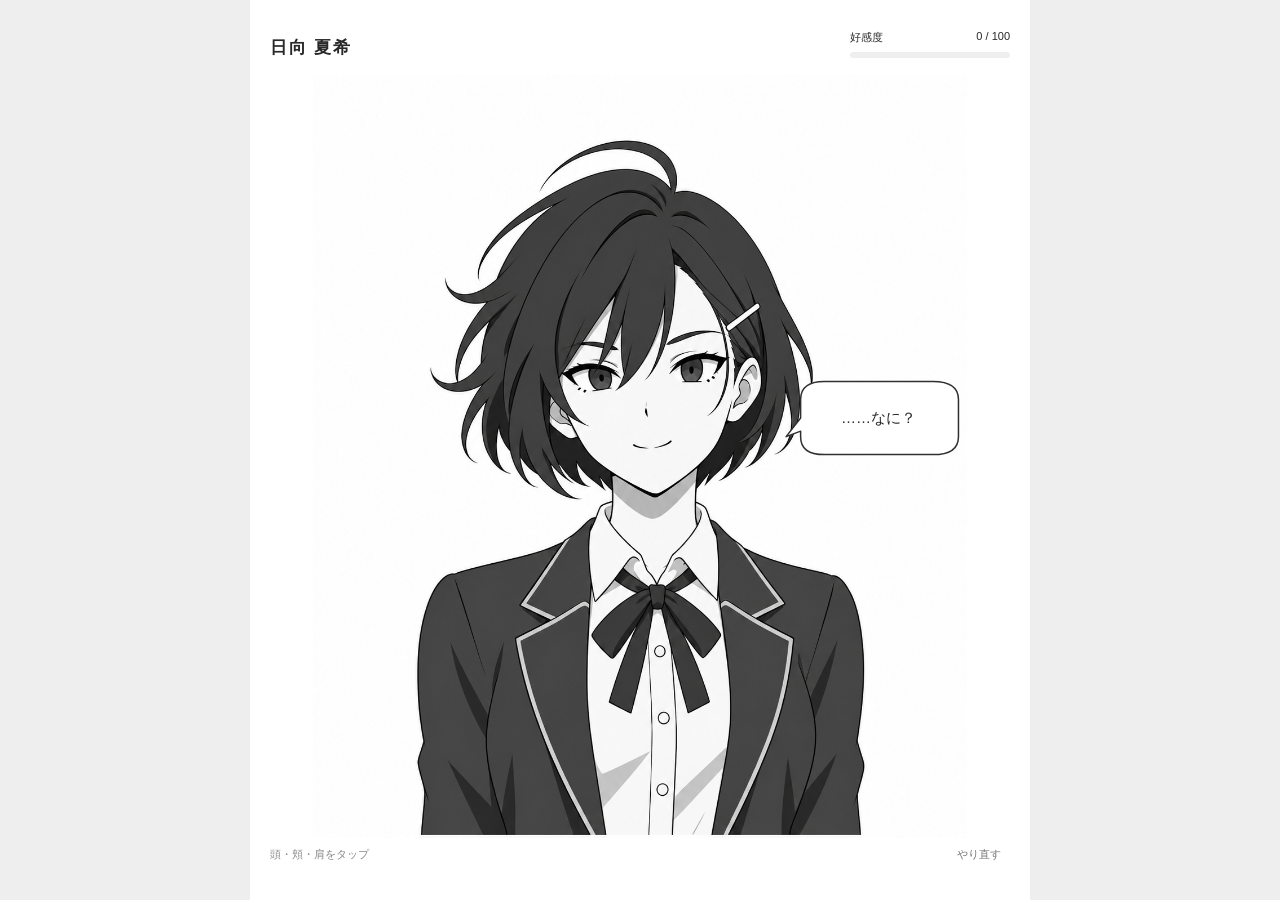
<file: index.html>
<!doctype html>
<html lang="ja"><head><meta charset="utf-8"><meta name="viewport" content="width=device-width,initial-scale=1,viewport-fit=cover"><meta name="theme-color" content="#ffffff"><title>夏希と放課後</title><link rel="stylesheet" href="style.css?v=9"></head>
<body><main class="game"><header><h1>日向 夏希</h1><div class="affection"><div class="meter-label"><span>好感度</span><span id="score">0 / 100</span></div><progress id="meter" max="100" value="0" aria-label="夏希の好感度"></progress><span id="relationship">まだ知り合い</span></div></header>
<section class="scene" aria-label="夏希"><div class="stage"><img id="portrait" src="assets/natsuki/illustration-v2.png" alt="夏希の立ち絵" fetchpriority="high"><img id="hand" src="assets/natsuki/hand-flat.png" alt="" aria-hidden="true" hidden><button id="head" data-part="head" data-side="right" aria-label="夏希の頭をそっと撫でる" title="頭を撫でる"></button><button id="cheek-right" class="touch-zone cheek-right" data-part="cheek" data-side="right" aria-label="画面右側の頬をつつく" title="頬をつつく"></button><button id="cheek-left" class="touch-zone cheek-left" data-part="cheek" data-side="left" aria-label="画面左側の頬をつつく" title="頬をつつく"></button><button id="shoulder-right" class="touch-zone shoulder-right" data-part="shoulder" data-side="right" aria-label="画面右側の肩を軽く叩く" title="肩を軽く叩く"></button><button id="shoulder-left" class="touch-zone shoulder-left" data-part="shoulder" data-side="left" aria-label="画面左側の肩を軽く叩く" title="肩を軽く叩く"></button><div id="bubble" class="bubble" role="status" aria-live="polite"><svg class="bubble-shape" viewBox="0 0 180 110" preserveAspectRatio="none" aria-hidden="true"><path d="M30 2H150Q178 2 178 28V82Q178 108 150 108H30Q4 108 4 82V74L-12 82L4 55V28Q4 2 30 2Z"/></svg><p id="line">……なに？</p></div></div></section>
<footer><span id="hint">頭・頬・肩をタップ</span><button id="reset">やり直す</button></footer>
<dialog id="confirm"><p>最初からやり直す？</p><form method="dialog"><button value="cancel">続ける</button><button value="reset">やり直す</button></form></dialog>
</main><script src="game.js?v=9"></script><script src="speech.js?v=9"></script><script src="app.js?v=9"></script></body></html>
</file>
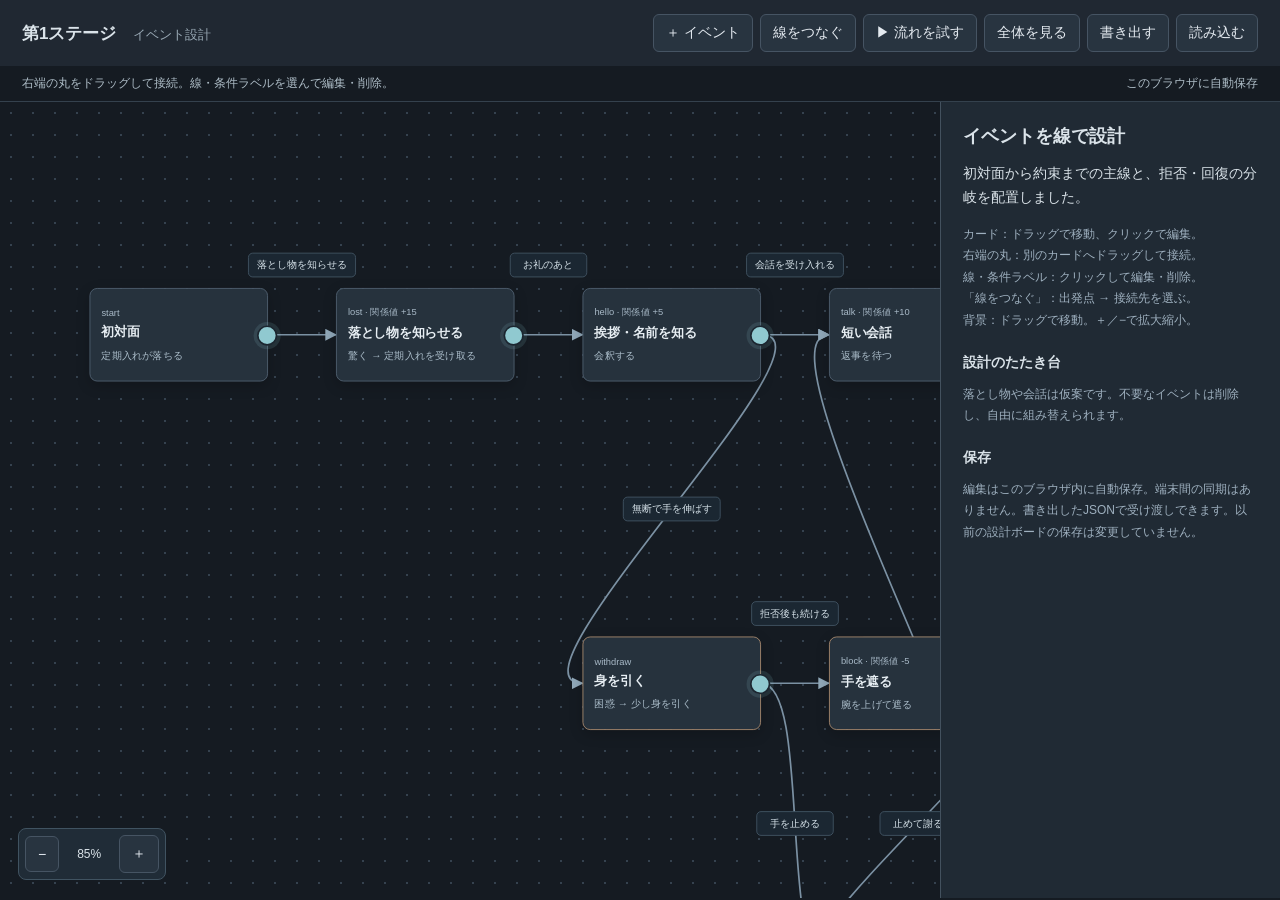
<file: design/index.html>
<!doctype html><html lang="ja"><meta charset="utf-8"><meta name="viewport" content="width=device-width,initial-scale=1"><title>第1ステージ・イベント設計</title><link rel="stylesheet" href="graph.css?v=3"><body><header><strong>第1ステージ <span>イベント設計</span></strong><div class="toolbar"><button id="add">＋ イベント</button><button id="connect">線をつなぐ</button><button id="test">▶ 流れを試す</button><button id="fit">全体を見る</button><button id="export">書き出す</button><label class="file">読み込む<input id="import" type="file" accept="application/json"></label></div></header><div class="status"><span id="hint">右端の丸をドラッグして接続。線・条件ラベルを選んで編集・削除。</span><span id="saved">このブラウザに自動保存</span></div><main><section id="viewport" aria-label="イベントの接続図"><div id="world"><svg id="edges" aria-label="イベント間の分岐"></svg><div id="nodes"></div></div><div class="zoom"><button id="minus" aria-label="縮小">−</button><span id="scale">100%</span><button id="plus" aria-label="拡大">＋</button></div></section><aside id="panel"><div id="detail"></div></aside></main><dialog id="dialog"><p id="dialog-text"></p><button id="dialog-close">閉じる</button></dialog><script src="graph.js?v=3"></script></body></html>
</file>
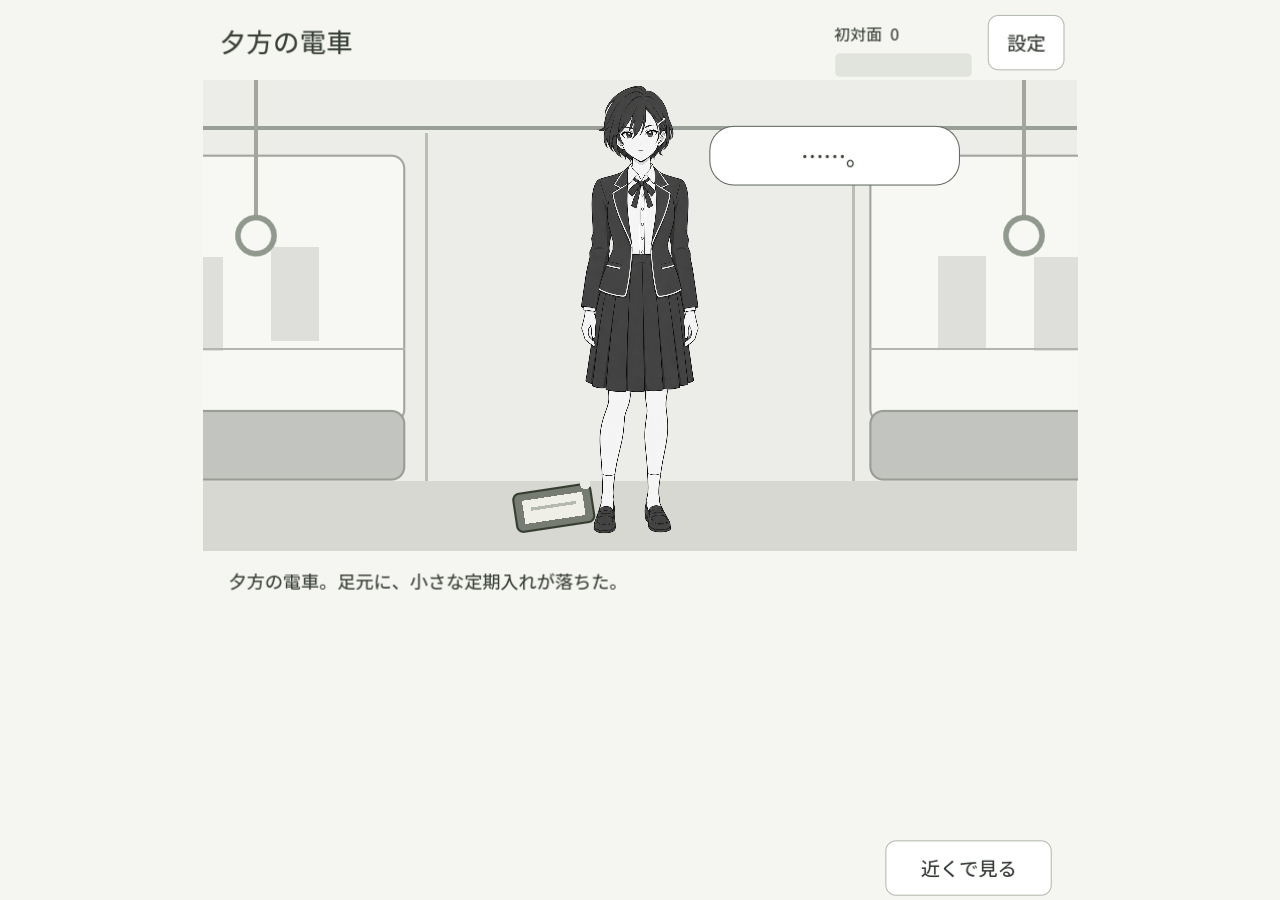
<file: stage1/index.html>
<!DOCTYPE html>
<html lang="en">
	<head>
		<meta charset="utf-8">
		<meta name="viewport" content="width=device-width, user-scalable=no, initial-scale=1.0">
		<title>夏希と、最初の約束。</title>
		<style>
html, body, #canvas {
	margin: 0;
	padding: 0;
	border: 0;
}

body {
	color: white;
	background-color: black;
	overflow: hidden;
	touch-action: none;
}

#canvas {
	display: block;
}

#canvas:focus {
	outline: none;
}

#status, #status-splash, #status-progress {
	position: absolute;
	left: 0;
	right: 0;
}

#status, #status-splash {
	top: 0;
	bottom: 0;
}

#status {
	background-color: #242424;
	display: flex;
	flex-direction: column;
	justify-content: center;
	align-items: center;
	visibility: hidden;
}

#status-splash {
	max-height: 100%;
	max-width: 100%;
	margin: auto;
}

#status-splash.show-image--false {
	display: none;
}

#status-splash.fullsize--true {
	height: 100%;
	width: 100%;
	object-fit: contain;
}

#status-splash.use-filter--false {
	image-rendering: pixelated;
}

#status-progress, #status-notice {
	display: none;
}

#status-progress {
	bottom: 10%;
	width: 50%;
	margin: 0 auto;
}

#status-notice {
	background-color: #5b3943;
	border-radius: 0.5rem;
	border: 1px solid #9b3943;
	color: #e0e0e0;
	font-family: 'Noto Sans', 'Droid Sans', Arial, sans-serif;
	line-height: 1.3;
	margin: 0 2rem;
	overflow: hidden;
	padding: 1rem;
	text-align: center;
	z-index: 1;
}
		</style>
		<meta name="viewport" content="width=device-width,initial-scale=1,viewport-fit=cover">
	</head>
	<body>
		<canvas id="canvas">
			Your browser does not support the canvas tag.
		</canvas>

		<noscript>
			Your browser does not support JavaScript.
		</noscript>

		<div id="status">
			<img id="status-splash" class="show-image--true fullsize--true use-filter--true" src="index.png" alt="">
			<progress id="status-progress"></progress>
			<div id="status-notice"></div>
		</div>

		<script src="index.js"></script>
		<script>
const GODOT_CONFIG = {"args":[],"canvasResizePolicy":2,"emscriptenPoolSize":8,"ensureCrossOriginIsolationHeaders":true,"executable":"index","experimentalVK":false,"fileSizes":{"index.pck":10417408,"index.wasm":37695054},"focusCanvas":true,"gdextensionLibs":[],"godotPoolSize":4};
const GODOT_THREADS_ENABLED = false;
const engine = new Engine(GODOT_CONFIG);

(function () {
	const statusOverlay = document.getElementById('status');
	const statusProgress = document.getElementById('status-progress');
	const statusNotice = document.getElementById('status-notice');

	let initializing = true;
	let statusMode = '';

	function setStatusMode(mode) {
		if (statusMode === mode || !initializing) {
			return;
		}
		if (mode === 'hidden') {
			statusOverlay.remove();
			initializing = false;
			return;
		}
		statusOverlay.style.visibility = 'visible';
		statusProgress.style.display = mode === 'progress' ? 'block' : 'none';
		statusNotice.style.display = mode === 'notice' ? 'block' : 'none';
		statusMode = mode;
	}

	function setStatusNotice(text) {
		while (statusNotice.lastChild) {
			statusNotice.removeChild(statusNotice.lastChild);
		}
		const lines = text.split('\n');
		lines.forEach((line) => {
			statusNotice.appendChild(document.createTextNode(line));
			statusNotice.appendChild(document.createElement('br'));
		});
	}

	function displayFailureNotice(err) {
		console.error(err);
		if (err instanceof Error) {
			setStatusNotice(err.message);
		} else if (typeof err === 'string') {
			setStatusNotice(err);
		} else {
			setStatusNotice('An unknown error occurred.');
		}
		setStatusMode('notice');
		initializing = false;
	}

	const missing = Engine.getMissingFeatures({
		threads: GODOT_THREADS_ENABLED,
	});

	if (missing.length !== 0) {
		if (GODOT_CONFIG['serviceWorker'] && GODOT_CONFIG['ensureCrossOriginIsolationHeaders'] && 'serviceWorker' in navigator) {
			let serviceWorkerRegistrationPromise;
			try {
				serviceWorkerRegistrationPromise = navigator.serviceWorker.getRegistration();
			} catch (err) {
				serviceWorkerRegistrationPromise = Promise.reject(new Error('Service worker registration failed.'));
			}
			// There's a chance that installing the service worker would fix the issue
			Promise.race([
				serviceWorkerRegistrationPromise.then((registration) => {
					if (registration != null) {
						return Promise.reject(new Error('Service worker already exists.'));
					}
					return registration;
				}).then(() => engine.installServiceWorker()),
				// For some reason, `getRegistration()` can stall
				new Promise((resolve) => {
					setTimeout(() => resolve(), 2000);
				}),
			]).then(() => {
				// Reload if there was no error.
				window.location.reload();
			}).catch((err) => {
				console.error('Error while registering service worker:', err);
			});
		} else {
			// Display the message as usual
			const missingMsg = 'Error\nThe following features required to run Godot projects on the Web are missing:\n';
			displayFailureNotice(missingMsg + missing.join('\n'));
		}
	} else {
		setStatusMode('progress');
		engine.startGame({
			'onProgress': function (current, total) {
				if (current > 0 && total > 0) {
					statusProgress.value = current;
					statusProgress.max = total;
				} else {
					statusProgress.removeAttribute('value');
					statusProgress.removeAttribute('max');
				}
			},
		}).then(() => {
			setStatusMode('hidden');
		}, displayFailureNotice);
	}
}());
		</script>
	</body>
</html>
</file>
<file: style.css>
*{box-sizing:border-box}body{margin:0;background:#eee;color:#292929;font-family:-apple-system,BlinkMacSystemFont,"Hiragino Sans",sans-serif}button{font:inherit;cursor:pointer;touch-action:manipulation;color:inherit}button:focus-visible{outline:2px solid #777;outline-offset:3px}.game{max-width:780px;min-height:100svh;margin:auto;background:#fff;padding:20px 20px max(12px,env(safe-area-inset-bottom))}header{display:flex;justify-content:space-between;align-items:center;gap:20px;min-height:55px}h1{font-size:17px;font-weight:600;letter-spacing:.1em;margin:0}.affection{width:160px}.meter-label{display:flex;justify-content:space-between;font-size:11px}progress{display:block;width:100%;height:6px;margin:7px 0;appearance:none;border:0;border-radius:9px;background:#eee;overflow:hidden}progress::-webkit-progress-bar{background:#eee}progress::-webkit-progress-value{background:#333;transition:width .3s}progress::-moz-progress-bar{background:#333}#relationship{display:block;font-size:10px;color:#888;text-align:right}.scene{display:flex;justify-content:center}.stage{position:relative;width:min(100%,calc((100svh - 137px)*.856));aspect-ratio:1160/1355}.stage>img{position:absolute;inset:0;width:100%;height:100%;object-fit:fill;pointer-events:none;user-select:none;-webkit-user-drag:none}#hand{inset:auto;left:43%;top:9%;width:42%;height:auto;object-fit:contain;z-index:1;transform:rotate(-3deg);transform-origin:85% 50%}#hand[data-frame="2"]{left:39%;top:10%;transform:rotate(-6deg)}#hand[hidden]{display:none}.stage{overflow:hidden}#head{position:absolute;z-index:2;left:23%;top:8%;width:52%;height:26%;border:0;border-radius:48% 48% 15% 15%;background:transparent;-webkit-tap-highlight-color:transparent}#head:focus-visible{outline:2px dashed #888;outline-offset:0}.bubble{position:absolute;z-index:3;left:74%;top:40%;width:25%;min-height:76px;padding:15px 12px;display:flex;align-items:center;justify-content:center;pointer-events:none;transition:opacity .15s}.bubble-shape{position:absolute;inset:0;width:100%;height:100%;overflow:visible}.bubble-shape path{fill:#fff;stroke:#303030;stroke-width:1.5;vector-effect:non-scaling-stroke;stroke-linejoin:round}.bubble p{position:relative;margin:0;font-size:15px;line-height:1.65;text-align:center;line-break:strict;word-break:normal;overflow-wrap:break-word}.bubble.faded{opacity:0}footer{display:flex;justify-content:space-between;align-items:center;font-size:11px;color:#888;min-height:32px}#reset{background:none;border:0;font-size:11px;padding:9px;color:#777}dialog{max-width:90%;border:1px solid #555;border-radius:12px;padding:24px}dialog::backdrop{background:#0006}dialog form{display:flex;gap:12px}dialog button{background:white;border:1px solid #bbb;border-radius:5px;padding:12px}@media(max-width:500px){.game{padding:12px 12px max(12px,env(safe-area-inset-bottom))}h1{font-size:15px}.affection{width:140px}.bubble p{font-size:13px}.bubble{padding:12px 9px;min-height:68px}.stage{width:min(100%,calc((100svh - 125px)*.856))}}@media(prefers-reduced-motion:reduce){*{transition:none!important}}

.touch-zone{position:absolute;z-index:2;background:transparent;border:0;padding:0;border-radius:50%;-webkit-tap-highlight-color:transparent}.touch-zone:focus-visible{outline:2px dashed #888;outline-offset:0}.cheek-right{left:58%;top:42%;width:10%;height:8%}.cheek-left{left:36%;top:42%;width:10%;height:8%}.shoulder-right{left:70%;top:63%;width:14%;height:9%}.shoulder-left{left:17%;top:63%;width:14%;height:9%}
#hand[data-part="cheek"]{width:32%;top:42%;left:63%;transform:translateX(0);transform-origin:center}#hand[data-part="cheek"][data-frame="2"]{left:61.5%;top:42%;transform:translateX(0)}#hand[data-part="cheek"][data-side="left"]{left:8%;transform:scaleX(-1)}#hand[data-part="cheek"][data-side="left"][data-frame="2"]{left:9.5%;transform:scaleX(-1)}
#hand[data-part="shoulder"]{width:34%;left:69%;top:59%;transform:rotate(-4deg);transform-origin:center}#hand[data-part="shoulder"][data-frame="2"]{left:69%;top:60%;transform:rotate(-2deg)}#hand[data-part="shoulder"][data-side="left"]{left:-3%;transform:scaleX(-1) rotate(-4deg)}#hand[data-part="shoulder"][data-side="left"][data-frame="2"]{left:-3%;transform:scaleX(-1) rotate(-2deg)}
.bubble[data-part="cheek"]{top:28%}
</file>
<file: design/graph.css>
:root{font:14px -apple-system,BlinkMacSystemFont,'Hiragino Sans',sans-serif;color:#dae3e9;background:#151b22}*{box-sizing:border-box}body{margin:0}header{min-height:66px;padding:14px 22px;background:#202832;display:flex;justify-content:space-between;align-items:center;gap:16px}header strong{font-size:17px;white-space:nowrap}header strong span{font-weight:400;color:#99a9b5;margin-left:12px;font-size:13px}.toolbar{display:flex;gap:7px;flex-wrap:wrap}button,.file{font:inherit;border:1px solid #465463;border-radius:6px;padding:9px 12px;background:#283440;color:#e4eaf0;cursor:pointer}button:hover,.file:hover{background:#354657}button.active{background:#355b69;border-color:#7fc9d4}button:focus-visible{outline:3px solid #9edce6;outline-offset:3px}.file input{display:none}.status{padding:9px 22px;border-bottom:1px solid #34414d;font-size:12px;display:flex;justify-content:space-between;gap:16px;color:#aebdc7}main{display:flex;height:calc(100dvh - 104px)}#viewport{flex:1;min-width:0;position:relative;overflow:hidden;touch-action:none;background-image:radial-gradient(#35424f 1px,transparent 1px);background-size:22px 22px;cursor:grab}#world{position:absolute;transform-origin:0 0;width:2800px;height:1500px}#edges{position:absolute;width:2800px;height:1500px;overflow:visible}#nodes{position:absolute;inset:0;pointer-events:none}.node{position:absolute;width:210px;min-height:110px;border:1px solid #536474;border-radius:9px;background:#26323d;color:#e7eef3;pointer-events:auto;padding:13px;text-align:left;box-shadow:0 5px 16px #0003;touch-action:none;cursor:move}.node.selected{border:2px solid #8ad9df;padding:12px;box-shadow:0 0 0 3px #8ad9df22}.node.running{background:#254c43;border-color:#8bd7a4}.node small{display:block;color:#a8b9c7;font-size:11px;margin-bottom:8px}.node strong{display:block;font-size:15px}.node p{font-size:12px;color:#acbecb;margin:8px 0 0;line-height:1.5}.node.end{border-color:#8eb097}.node.branch{border-color:#ae8e72}.node .port{position:absolute;right:-7px;top:48px;width:13px;height:13px;border-radius:50%;background:#90c9d0;border:2px solid #1c2630}.edge-line{fill:none;stroke:#7b91a3;stroke-width:2;pointer-events:none}.edge-hit{fill:none;stroke:transparent;stroke-width:18;cursor:pointer;pointer-events:stroke}.edge-label{font-size:12px;fill:#d6e2e9;pointer-events:none}.edge-bg{fill:#1b2732;stroke:#445766;stroke-width:1;pointer-events:none}.edge-group.selected .edge-line{stroke:#95e4e5;stroke-width:3}.edge-group.selected .edge-bg{stroke:#95e4e5}#panel{width:340px;flex-shrink:0;background:#202a34;border-left:1px solid #43515e;overflow:auto;padding:22px}h2{font-size:18px;margin:0 0 14px}h3{font-size:14px;margin:22px 0 12px}p{line-height:1.7}.muted{font-size:12px;color:#9eb0bf;line-height:1.8}.field{display:block;font-size:12px;color:#b7c7d2;margin:0 0 14px}.field input,.field textarea,.field select{width:100%;display:block;margin-top:6px;padding:9px;font:inherit;font-size:14px;border:1px solid #516271;border-radius:5px;background:#17222c;color:#e5eef4}.field textarea{min-height:72px;resize:vertical;line-height:1.6}.row{display:flex;gap:8px;flex-wrap:wrap}.row>*{flex:1}.danger{color:#ffc1a4}.zoom{position:absolute;left:18px;bottom:18px;display:flex;align-items:center;gap:12px;background:#202c37;padding:6px;border:1px solid #405361;border-radius:8px}.zoom span{font-size:12px;min-width:36px;text-align:center}.step{padding:12px;border:1px solid #4f6371;border-radius:7px;margin:10px 0;background:#243442}.step button{display:block;width:100%;text-align:left;margin:7px 0}.quote{border-left:3px solid #87c9c5;padding:8px 12px;background:#273d44;line-height:1.8}.log{font-size:12px;line-height:1.9;color:#b2c4ce}.badge{display:inline-block;padding:4px 7px;background:#364954;border-radius:4px;font-size:11px}dialog{background:#263440;color:#e3edf2;border:1px solid #728894;border-radius:10px;max-width:90%}dialog::backdrop{background:#0008}@media(max-width:800px){header{align-items:start;flex-direction:column;padding:12px}.status{padding:8px 12px;flex-direction:column;gap:4px}main{height:calc(100dvh - 180px)}#panel{width:290px;padding:15px}}@media(max-width:600px){main{flex-direction:column;height:calc(100dvh - 205px);min-height:620px}#viewport{min-height:360px}#panel{width:100%;height:300px;border-left:0;border-top:1px solid #43515e}.toolbar{gap:5px}.toolbar button,.file{font-size:12px;padding:8px}header strong span{font-size:12px}.zoom{bottom:10px;left:10px}}

.node .port{width:24px;height:24px;right:-12px;top:43px;cursor:crosshair;box-shadow:0 0 0 4px #90c9d022}.edge-label,.edge-bg{pointer-events:auto;cursor:pointer}.edge-group:hover .edge-line{stroke:#b2e5e7;stroke-width:4}.edge-group:hover .edge-bg{stroke:#9edee1}
</file>
